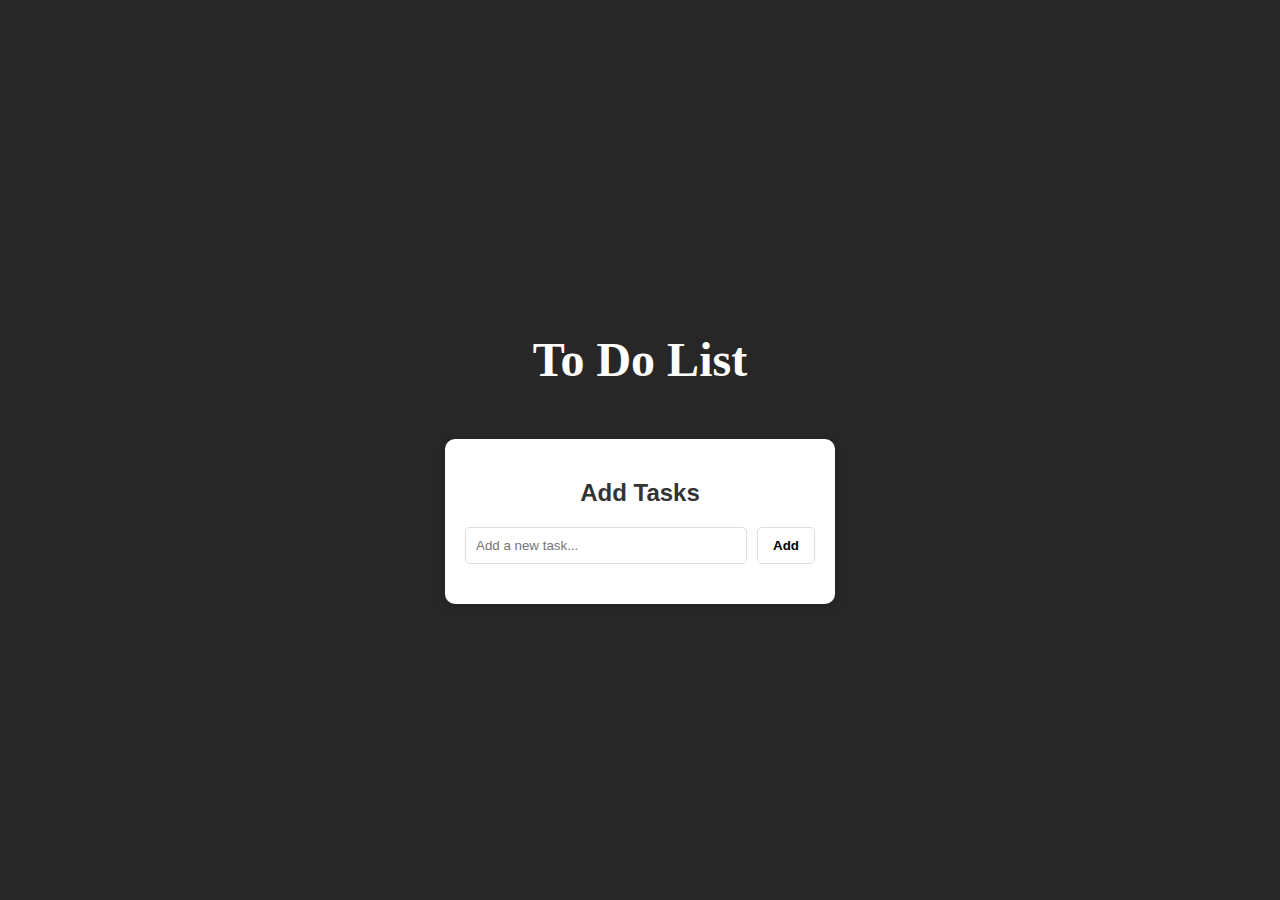
<file: Day 10/index.html>
<!DOCTYPE html>
<html lang="en">
<head>
    <meta charset="UTF-8">
    <meta name="viewport" content="width=device-width, initial-scale=1.0">
    <title>Simple To-Do List</title>
    <link rel="stylesheet" href="style.css" >
    <script src="script.js" defer></script>
</head>
<body>
    <div class="header" ><h1>To Do List</h1></div>
    <div class="container">
        <h2>Add Tasks</h2>
        
        <div class="input-group">
            <input type="text" placeholder="Add a new task...">
            <button >Add</button>
        </div>

    </div>
    <div class:"tasks">
        <ul class="todo-list">

        </ul>
    </div>
</body>
</html>
</file>
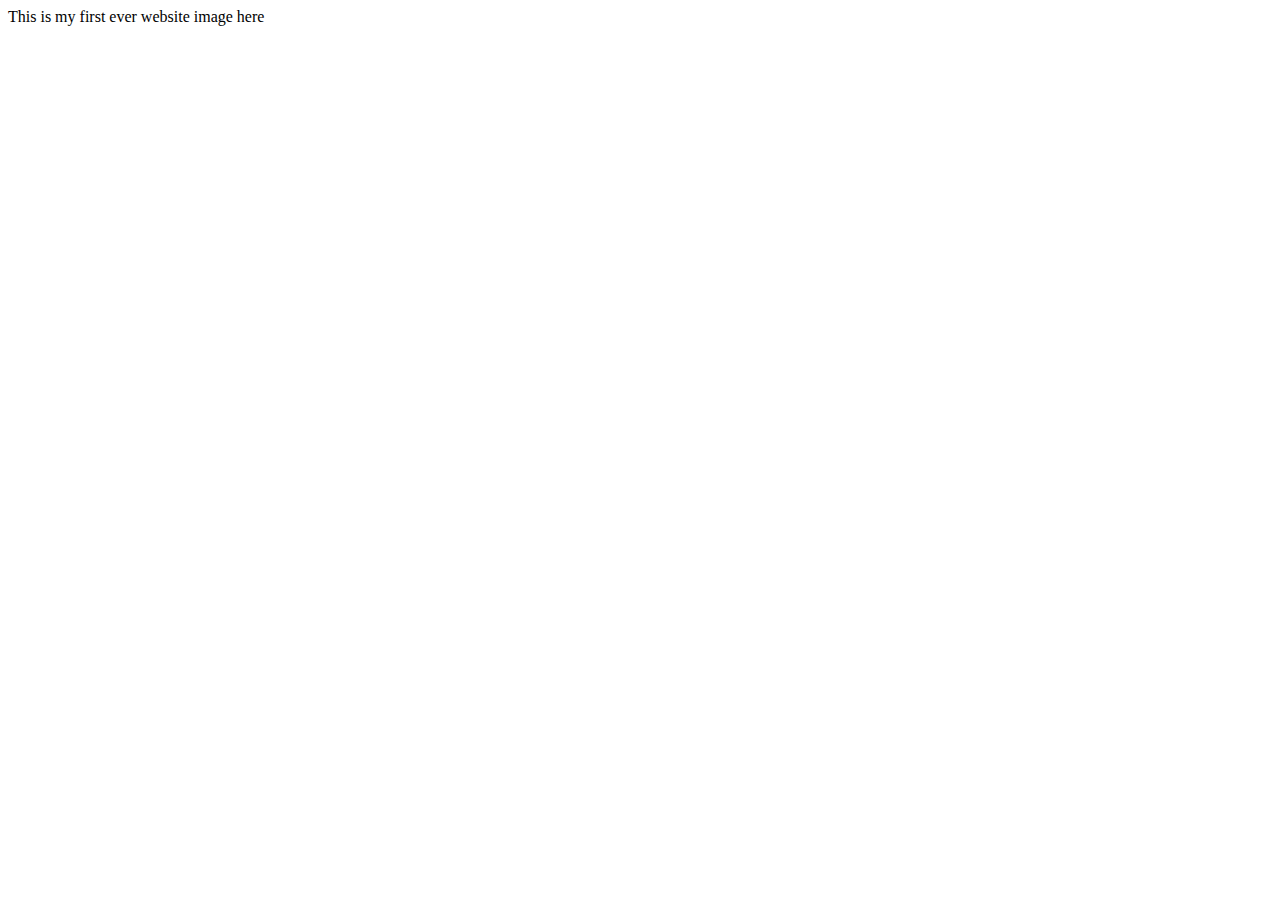
<file: Day 1/Chapter 1/index.html>
<!DOCTYPE html>
<html lang="en">
<head>
    <meta charset="UTF-8">
    <meta name="viewport" content="width=device-width, initial-scale=1.0">
    <title>Document</title>
</head>
<body>
    This is my first ever website
    image here 
    <!-- place image 2 here  -->
</body>
</html>
</file>
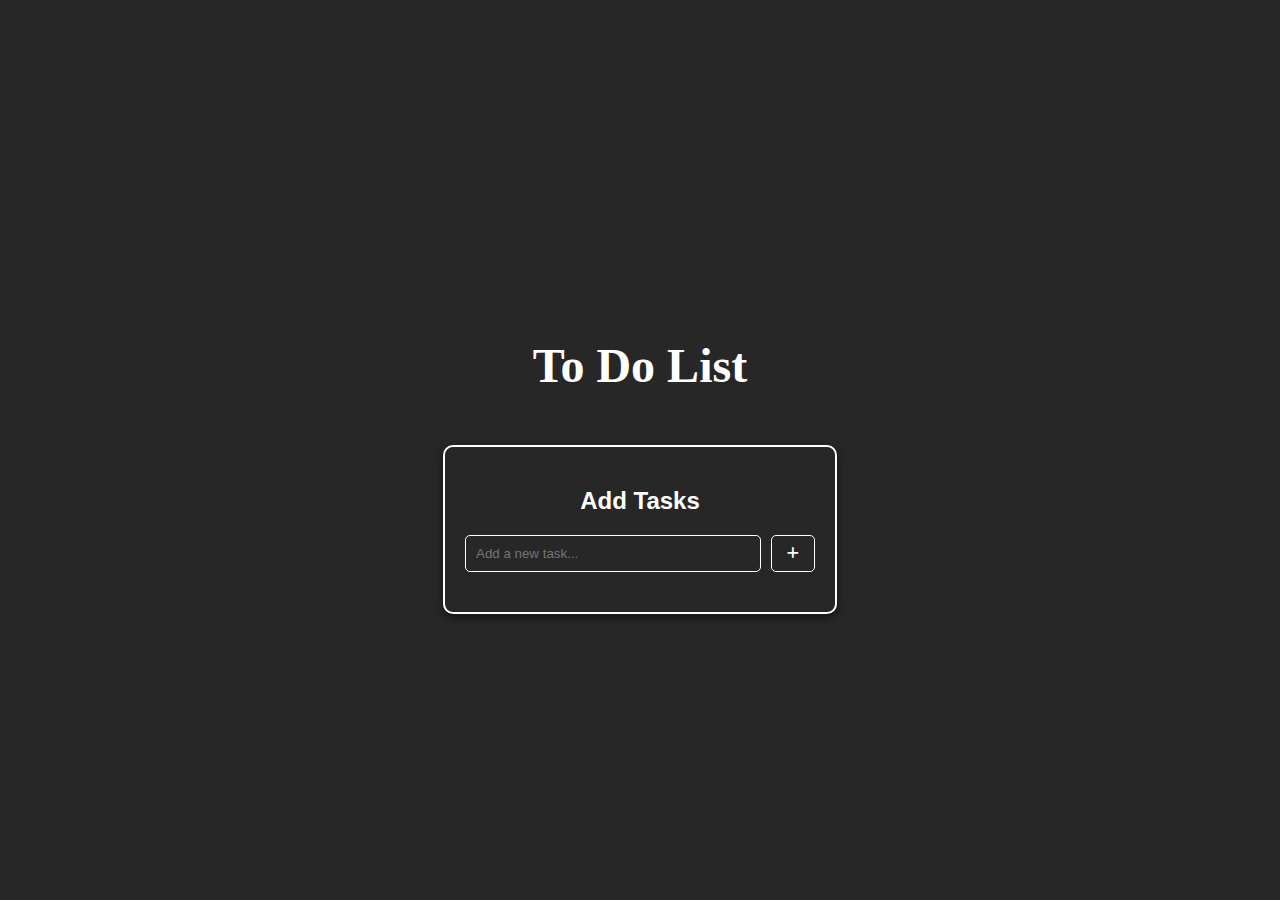
<file: Day 10/to-do-list/index.html>
<!DOCTYPE html>
<html lang="en">

<head>
    <meta charset="UTF-8">
    <meta name="viewport" content="width=device-width, initial-scale=1.0">
    <title>Simple To-Do List</title>
    <link rel="stylesheet" href="style.css">
    <link rel="stylesheet" href="https://cdnjs.cloudflare.com/ajax/libs/font-awesome/6.7.2/css/all.min.css">

    <script src="script.js" defer></script>
</head>

<body>
    <div class="header">
        <h1>To Do List</h1>
    </div>
    <div class="container">
        <h2>Add Tasks</h2>

        <div class="input-group">
            <input class="inputArea" type="text" placeholder="Add a new task...">
            <button class="buttonArea"><i class="fa-solid fa-plus"></i></button>
        </div>

    </div>
    <div class="list">

    </div>
</body>

</html>
</file>
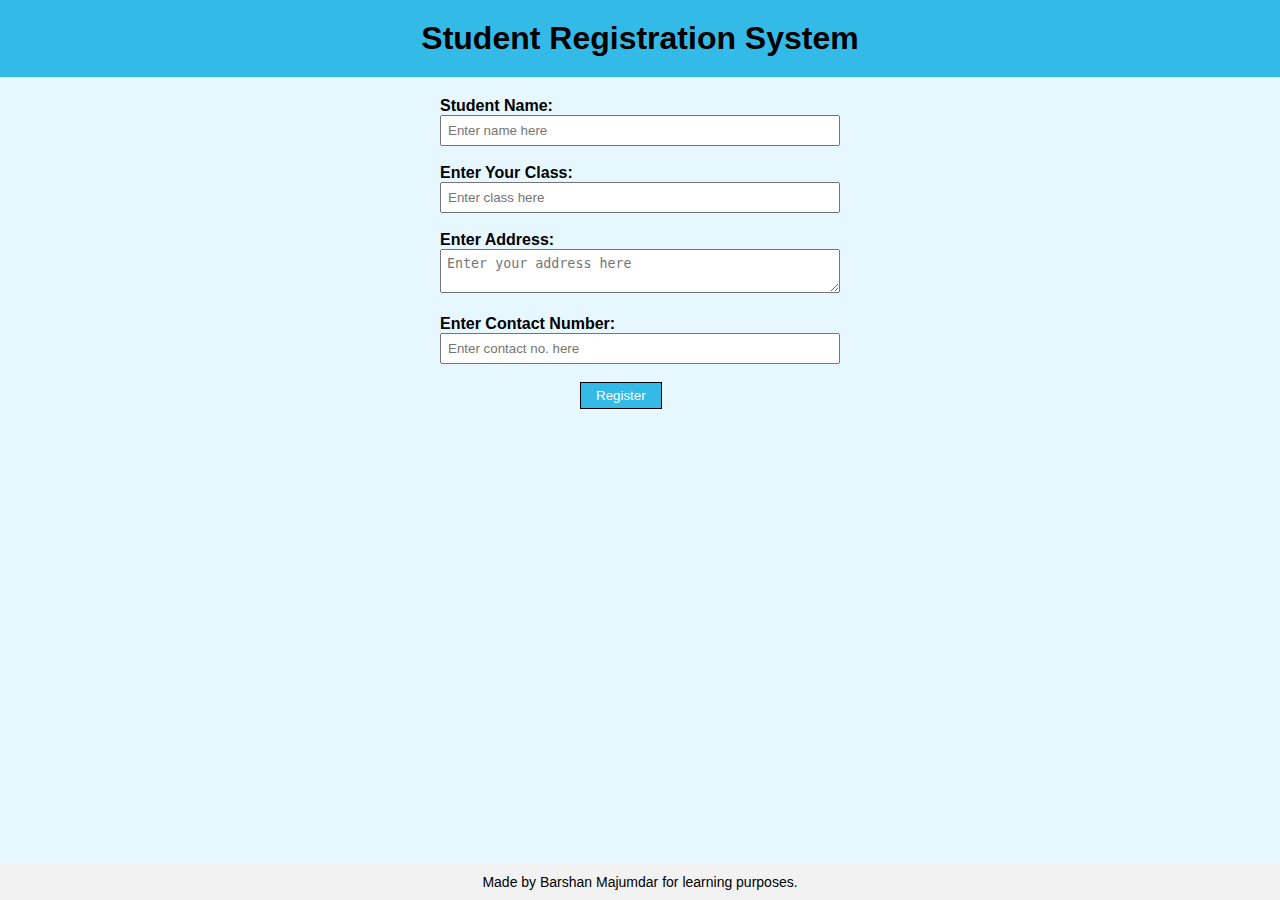
<file: Day 14/Student Registration System/index.html>
<!DOCTYPE html>
<html lang="en">
<head>
    <meta charset="UTF-8">
    <meta name="viewport" content="width=device-width, initial-scale=1.0">
    <title>Student registration system</title>
    <link rel="stylesheet" href="styles.css">
    <script src="script.js" defer></script>
</head>
<body>
    <header>
        <div class="heading">
            <h1>Student Registration System</h1>
        </div>
    </header>
    <main>
        <div>
            <form action="#">
                <div class="name">
                    <label for="name">Student Name:</label>
                    <input class="studentName" type="text" id="name" name="name" placeholder="Enter name here" required>
                </div>
                <br>
                <div class="studentCl">
                    <label for="class">Enter Your Class:</label>
                    <input class="studentClass" type="number" id="studentCl" name="studentClass" placeholder="Enter class here" required>
                </div>
                <br>
                <div class="address">
                    <label for="address">Enter Address:</label><br>
                    <textarea class="addressArea" name="address" id="address" placeholder="Enter your address here"></textarea>
                </div>
                <br>
                <div class="contact">
                    <label for="contact">Enter Contact Number:</label>
                    <input class="contactNo" type="tel" id="contact" name="contact" placeholder="Enter contact no. here" required>
                </div>
                <br>
                <div class="button">
                    <button type="submit">Register</button>
                </div>

            </form>
        </div>
    </main>
    <footer>
        Made by Barshan Majumdar for learning purposes.
    </footer>
</body>
</html>
</file>
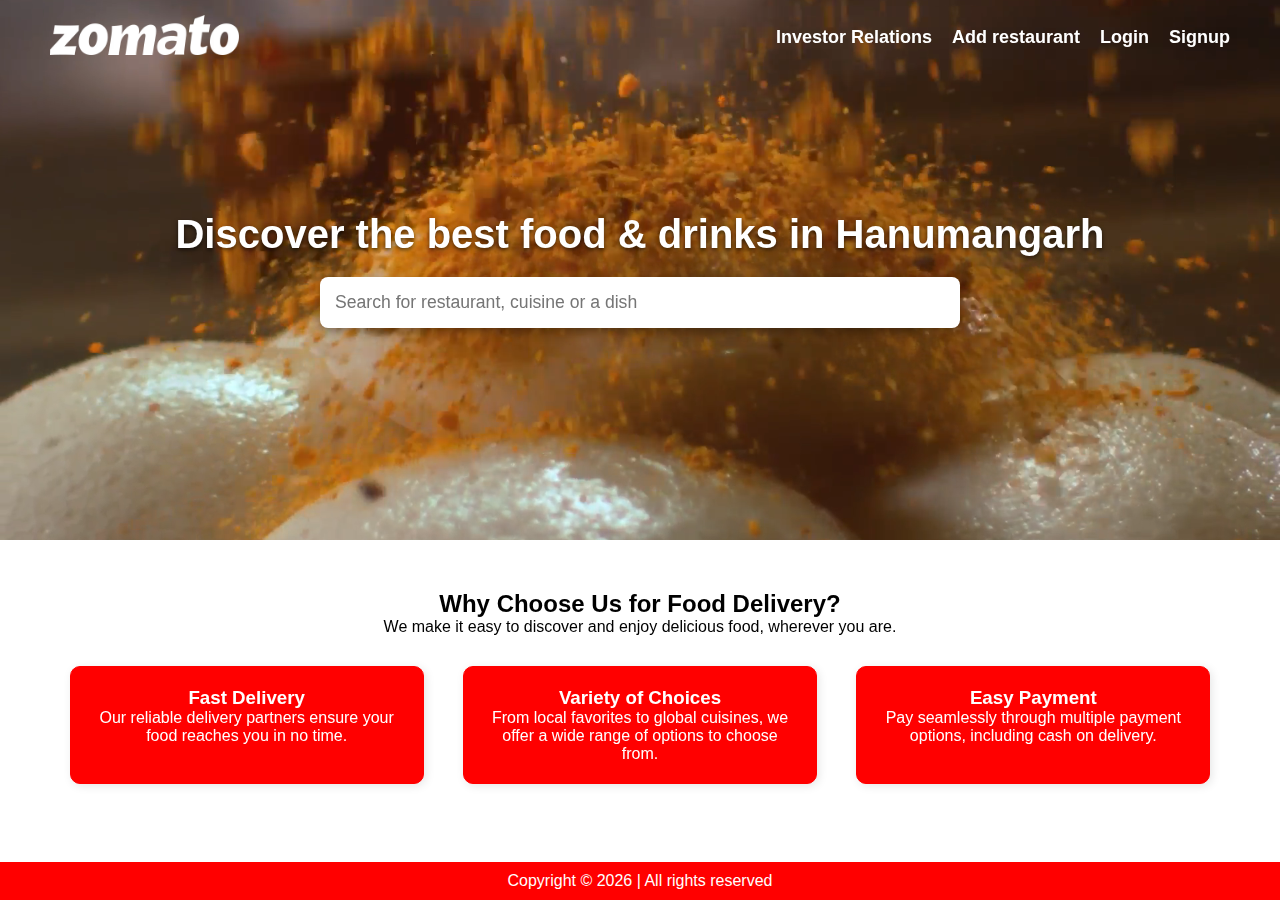
<file: Day 3/Project 1/index.html>
<!DOCTYPE html>
<html lang="en">

<head>
    <meta charset="UTF-8">
    <meta name="viewport" content="width=device-width, initial-scale=1.0">
    <title>Zomato - Order food online</title>
    <link rel="stylesheet" href="css/style.css">
    <link rel="icon" type="image/x-icon" href="img/Zomato.png">
</head>

<body>
    <header>
        <div class="logo">
            <img src="img/logo.png" alt="">
        </div>
        <ul>
            <li><a href="">Investor Relations</a></li>
            <li><a href="">Add restaurant</a></li>
            <li><a href="">Login</a></li>
            <li><a href="">Signup</a></li>
        </ul>
    </header>
    <main>
        <section>
            <!-- use img/bg.png as background -->
                <video class="hero-video" autoplay muted loop playsinline>
                    <source src="img/Zomato.mp4" type="video/mp4">
                </video>
            <p>Discover the best food & drinks in Hanumangarh</p>
            <input placeholder="Search for restaurant, cuisine or a dish">
                <!-- <div class="hero-content">
                    <img src="img/logo.png" alt="">
                    <p>Discover the best food & drinks in Hanumangarh</p>
                    <div class="search-wrap">
                        <input class="search-input" placeholder="Search for restaurant, cuisine or a dish">
                    </div>
                </div> -->
        </section>
        <section>
            <h2>Why Choose Us for Food Delivery?</h2>
            <p>We make it easy to discover and enjoy delicious food, wherever you are.</p>
            <div class="main-features">
                <div class="feature">
                    <h3>Fast Delivery</h3>
                    <p>Our reliable delivery partners ensure your food reaches you in no time.</p>
                </div>
                <div class="feature">
                    <h3>Variety of Choices</h3>
                    <p>From local favorites to global cuisines, we offer a wide range of options to choose from.</p>
                </div>
                <div class="feature">
                    <h3>Easy Payment</h3>
                    <p>Pay seamlessly through multiple payment options, including cash on delivery.</p>
                </div>
            </div>
        </section>

    </main>

    <footer>
        Copyright &copy; 2026 | All rights reserved
    </footer>
</body>

</html>
</file>
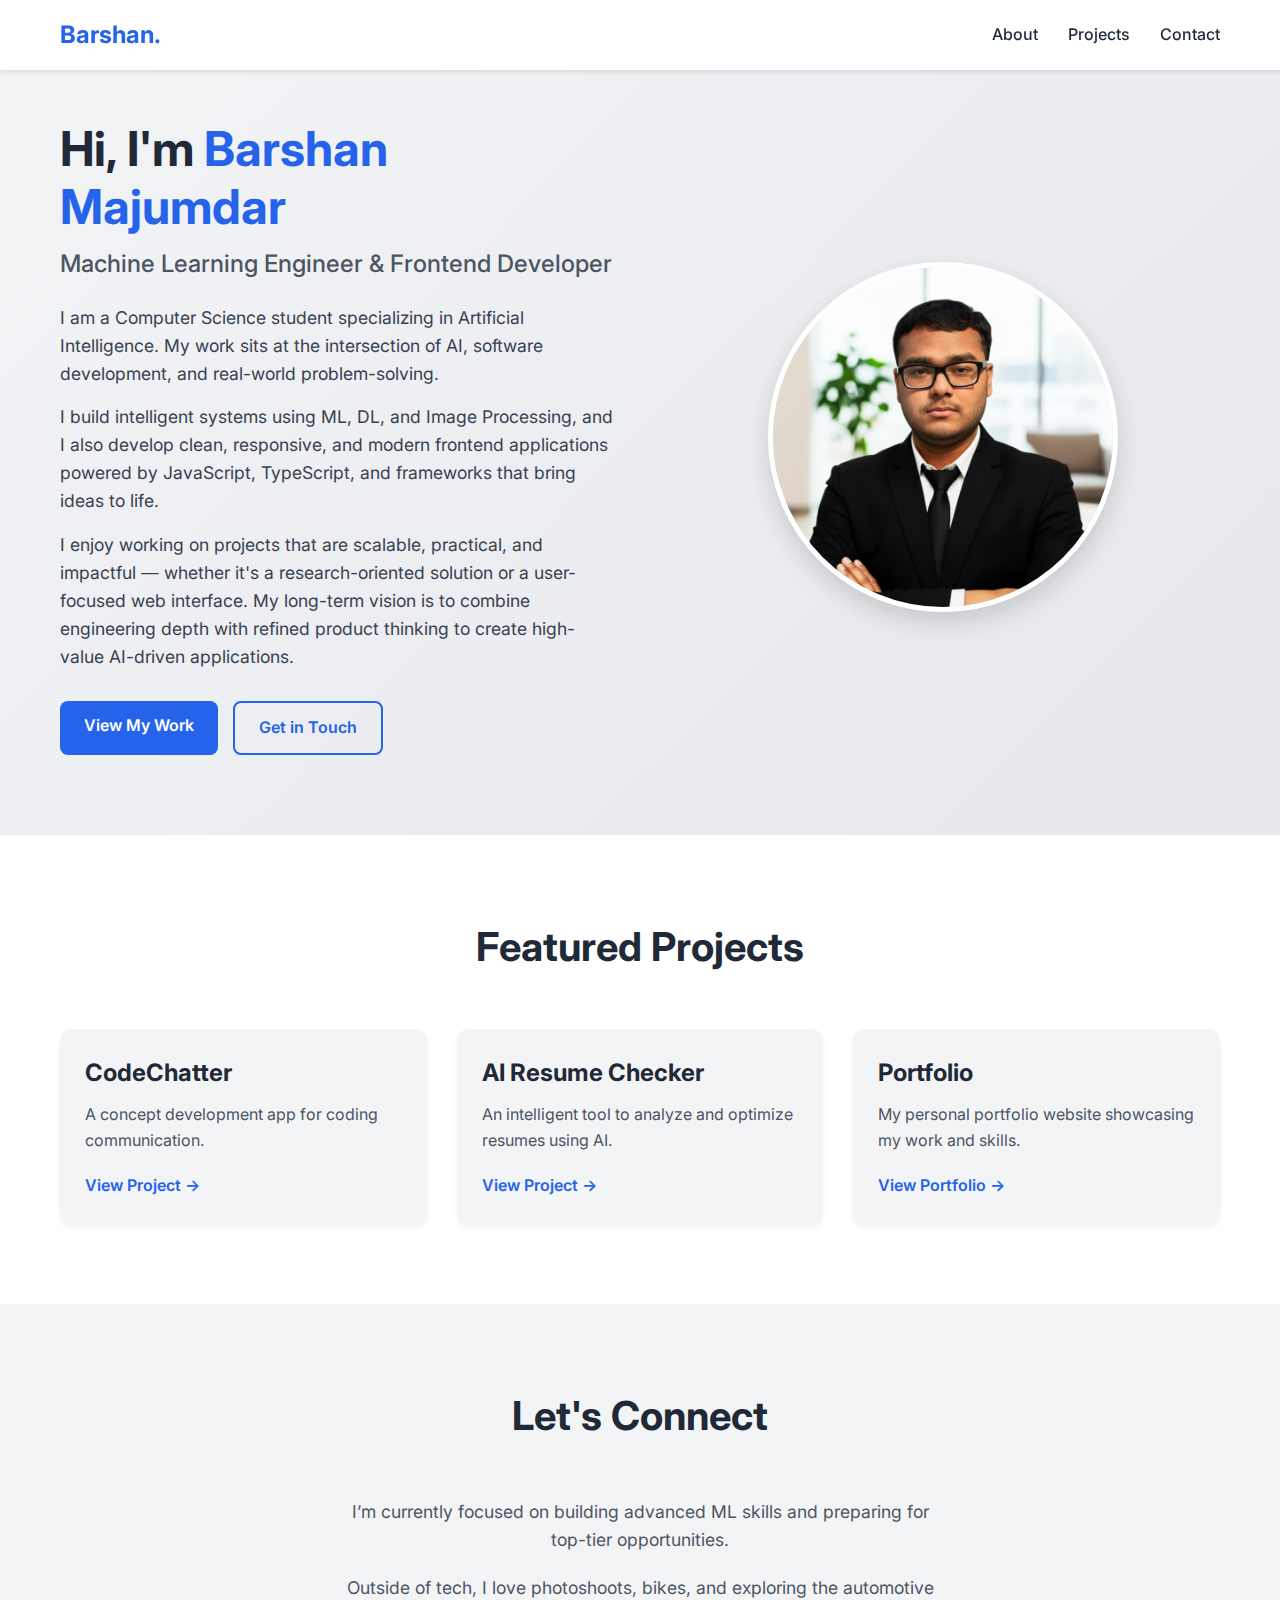
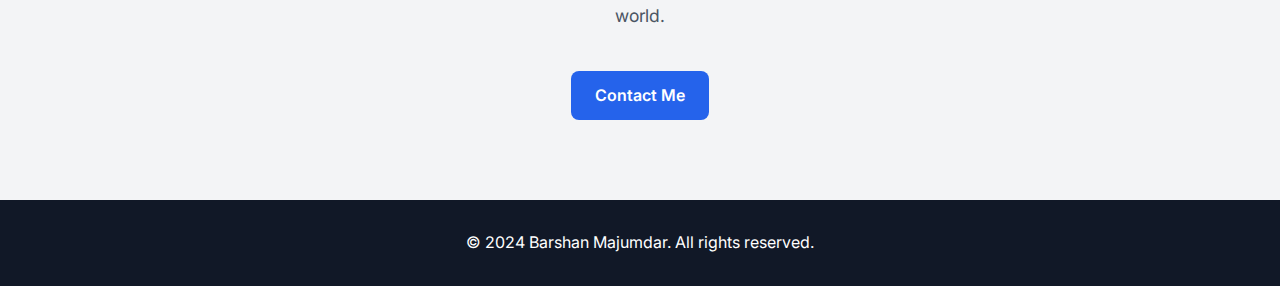
<file: Day 3/Project 2/index.html>
<!DOCTYPE html>
<html lang="en">

<head>
    <meta charset="UTF-8">
    <meta name="viewport" content="width=device-width, initial-scale=1.0">
    <title>Barshan Majumdar | ML Engineer & Frontend Developer</title>
    <link rel="preconnect" href="https://fonts.googleapis.com">
    <link rel="preconnect" href="https://fonts.gstatic.com" crossorigin>
    <link href="https://fonts.googleapis.com/css2?family=Inter:wght@300;400;600;700&display=swap" rel="stylesheet">
    <link href="stylesheets/mystyle.css" rel="stylesheet">
</head>

<body>
    <header class="navbar">
        <div class="container">
            <a href="#" class="logo">Barshan.</a>
            <nav>
                <ul class="nav-links">
                    <li><a href="#about">About</a></li>
                    <li><a href="#projects">Projects</a></li>
                    <li><a href="#contact">Contact</a></li>
                </ul>
            </nav>
        </div>
    </header>

    <main>
        <section id="about" class="hero-section">
            <div class="container hero-content">
                <div class="hero-text">
                    <h1>Hi, I'm <span class="highlight">Barshan Majumdar</span></h1>
                    <h2>Machine Learning Engineer & Frontend Developer</h2>
                    <p class="bio">
                        I am a Computer Science student specializing in Artificial Intelligence. My work sits at the
                        intersection of AI, software development, and real-world problem-solving.
                    </p>
                    <p class="bio">
                        I build intelligent systems using ML, DL, and Image Processing, and I also develop clean,
                        responsive, and modern frontend applications powered by JavaScript, TypeScript, and frameworks
                        that bring ideas to life.
                    </p>
                    <p class="bio">
                        I enjoy working on projects that are scalable, practical, and impactful — whether it's a
                        research-oriented solution or a user-focused web interface. My long-term vision is to combine
                        engineering depth with refined product thinking to create high-value AI-driven applications.
                    </p>
                    <div class="cta-buttons">
                        <a href="#projects" class="btn primary">View My Work</a>
                        <a href="#contact" class="btn secondary">Get in Touch</a>
                    </div>
                </div>
                <div class="hero-image">
                    <img src="images/My_professional_photu.png" alt="Barshan Majumdar">
                </div>
            </div>
        </section>

        <section id="projects" class="projects-section">
            <div class="container">
                <h2 class="section-title">Featured Projects</h2>
                <div class="projects-grid">
                    <article class="project-card">
                        <div class="card-content">
                            <h3>CodeChatter</h3>
                            <p>A concept development app for coding communication.</p>
                            <a href="https://project-codechatter.lovable.app/" class="project-link" target="_blank">View
                                Project &rarr;</a>
                        </div>
                    </article>

                    <article class="project-card">
                        <div class="card-content">
                            <h3>AI Resume Checker</h3>
                            <p>An intelligent tool to analyze and optimize resumes using AI.</p>
                            <a href="https://resumechecker-barshan.netlify.app/" class="project-link"
                                target="_blank">View Project &rarr;</a>
                        </div>
                    </article>

                    <article class="project-card">
                        <div class="card-content">
                            <h3>Portfolio</h3>
                            <p>My personal portfolio website showcasing my work and skills.</p>
                            <a href="https://portfolio-theta-seven-dn3h5sn6bq.vercel.app/" class="project-link"
                                target="_blank">View Portfolio &rarr;</a>
                        </div>
                    </article>
                </div>
            </div>
        </section>

        <section id="contact" class="contact-section">
            <div class="container">
                <h2 class="section-title">Let's Connect</h2>
                <p>I’m currently focused on building advanced ML skills and preparing for top-tier opportunities.</p>
                <p>Outside of tech, I love photoshoots, bikes, and exploring the automotive world.</p>
                <a href="https://portfolio-theta-seven-dn3h5sn6bq.vercel.app/" class="btn primary"
                    target="_blank">Contact Me</a>
            </div>
        </section>
    </main>

    <footer>
        <div class="container">
            <p>&copy; 2024 Barshan Majumdar. All rights reserved.</p>
        </div>
    </footer>
</body>

</html>
</file>
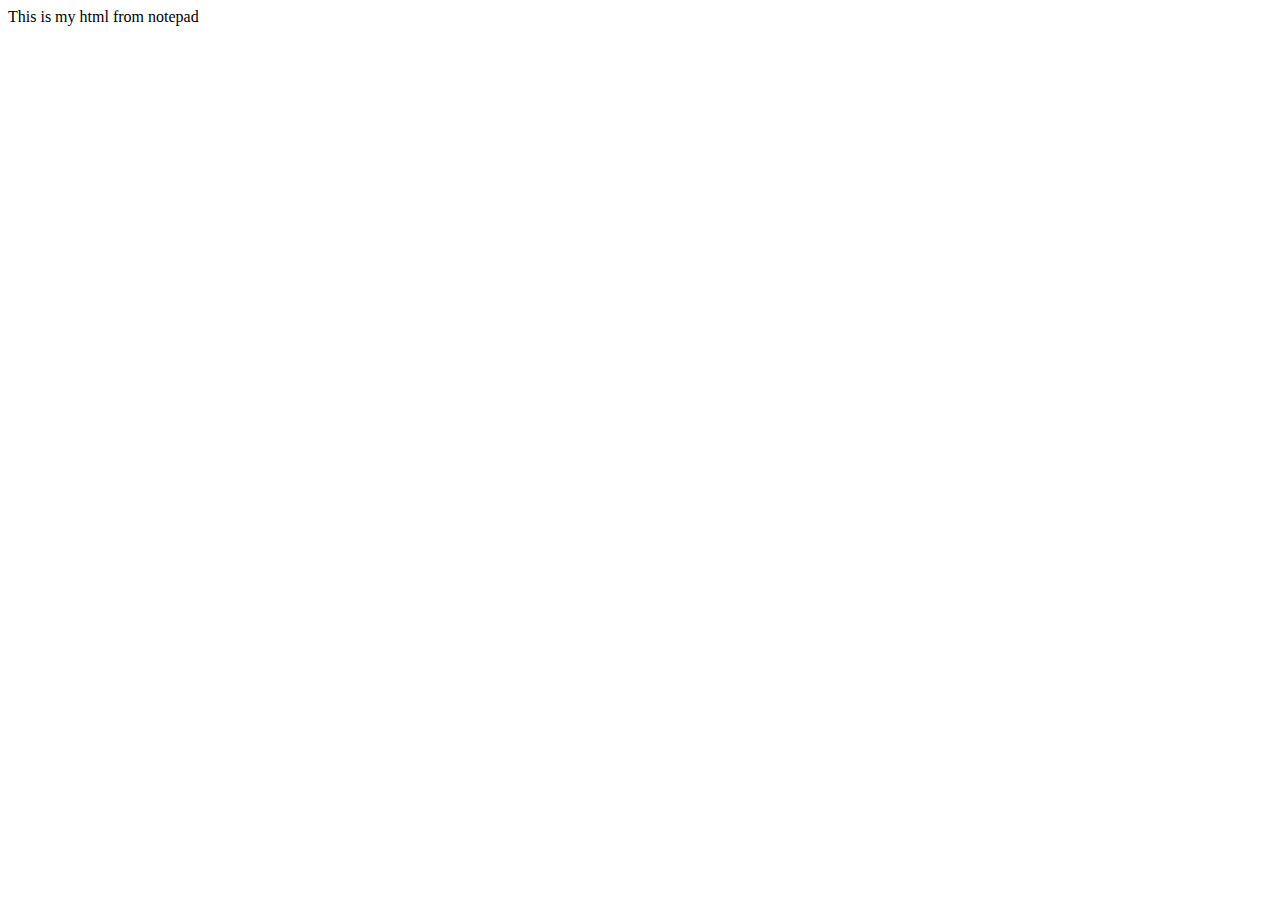
<file: Day 1/Chapter 1 - PS/myhtml.html>
<!DOCTYPE html>
<html lang="en">
<head>
    <meta charset="UTF-8">
    <meta name="viewport" content="width=device-width, initial-scale=1.0">
    <title>Document</title>
</head>
<body>
    This is my html from notepad
</body>
</html>
</file>
<file: Day 10/style.css>
/* General Reset */
body {
    font-family: 'Arial', sans-serif;
    background-color: #282727;
    display: flex;
    justify-content: center; /* Centers horizontally */
    align-items: center;     /* Centers vertically */
    height: 100vh;           /* Full screen height */
    margin: 0;
    flex-direction: column;
}

/* The Main Card */
.container {
    background: white;
    width: 350px;
    padding: 20px;
    border-radius: 10px;
    box-shadow: 0 4px 10px rgba(0, 0, 0, 0.1);
}
.tasks {
    background: white;
    width: 350px;
    padding: 20px;
    border-radius: 10px;
    box-shadow: 0 4px 10px rgba(0, 0, 0, 0.1);
}
.header {
    color:white;
    width: 350px;
    padding: 20px;
    border-radius: 0px;
    text-align: center;
    font: bold 24px 'Times New Roman';

}

h2 {
    text-align: center;
    color: #333;
}

/* Input and Button Area */
.input-group {
    display: flex;
    gap: 10px;
    margin-bottom: 20px;
}

input {
    flex-grow: 1; 
    padding: 10px;
    border: 1px solid #ddd;
    border-radius: 5px;
    outline: none;
}

button  {
    padding: 10px 15px;
    background-color: white; 
    color: #ddd solid;
    border: 1px #ddd  solid;
    border-radius: 5px;
    cursor: pointer;
    font-weight: bold;
    
}

button:hover {
    background-color: #28a745;
    color: white;
}

/* The List Items */
ul {
    list-style: none;
    padding: 0;
}

li {
    background: #fff;
    border-bottom: 1px solid #eee;
    padding: 10px;
    display: flex;
    justify-content: space-between;
    cursor: pointer;
}

li:hover {
    background-color: #fafafa;
}

/* Style for completed tasks */
li.checked {
    text-decoration: line-through;
    color: #888;
}
</file>
<file: Day 10/to-do-list/style.css>
/* General Reset */
body {
    font-family: 'Arial', sans-serif;
    background-color: #282727; /* Dark Background */
    display: flex;
    justify-content: center;
    align-items: center;
    height: 100vh;
    margin: 0;
    flex-direction: column;
}

/* The Main Card */
.container {
    background: #282727;       /* CHANGED: Matches body background */
    width: 350px;
    padding: 20px;
    border-radius: 10px;
    border: 2px solid white;   /* CHANGED: White border added */
    box-shadow: 0 4px 10px rgba(0, 0, 0, 0.5);
    color: white;              /* CHANGED: Text color white for visibility */
}

.tasks {
display: flex;
align-items: center;
justify-content: space-between;
background: #282727;
width: 350px;
padding: 20px;
border-radius: 10px;
border: 2px solid white;
box-shadow: 0 4px 10px rgba(0, 0, 0, 0.5);
color: white;
margin-top: 20px;
}
.delete-btn {
background: transparent;
border: none;
color: white;
cursor: pointer;
font-size: 1rem;
transition: 0.5s;
}
.header {
    color: white;
    width: 350px;
    padding: 20px;
    text-align: center;
    font: bold 24px 'Times New Roman';
}

h2 {
    text-align: center;
    color: white;              /* CHANGED: White text to see on dark bg */
}

/* Input and Button Area */
.input-group {
    color: #ddd;
    display: flex;
    gap: 10px;
    margin-bottom: 20px;
}

input {
    flex-grow: 1;
    padding: 10px;
    background-color: #282727; /* CHANGED: Dark background */
    border: 1px solid white;   /* CHANGED: White border */
    color: white;              /* CHANGED: White text when typing */
    border-radius: 5px;
    outline: none;
}

button {
    padding: 10px 15px;
    background-color: #282727; /* CHANGED: Transparent/Dark background */
    color: white;              /* CHANGED: White text */
    border: 1px solid white;   /* CHANGED: White border */
    border-radius: 5px;
    cursor: pointer;
    font-weight: bold;
    transition: 0.5s;
}

button:hover {
    background-color: white;   /* Invert on hover */
    color: #282727;
}

/* The List Items */
ul {
    list-style: none;
    padding: 0;
}

li {
    background: #282727;       /* CHANGED: Dark background */
    color: white;              /* CHANGED: White text */
    border-bottom: 1px solid white; /* CHANGED: White separator */
    padding: 10px;
    display: flex;
    justify-content: space-between;
    cursor: pointer;
}

li:hover {
    background-color: #333;    /* Slightly lighter dark on hover */
}

/* Style for completed tasks */
li.checked {
    text-decoration: line-through;
    color: #888;
}
</file>
<file: Day 14/Student Registration System/styles.css>
/* Reset default browser spacing */
* {
    margin: 0;
    padding: 0;
    box-sizing: border-box;
}

/* Full height layout */
html, body {
    height: 100%;
}

/* Flex layout */
body {
    display: flex;
    flex-direction: column;
    font-family: Arial, Helvetica, sans-serif;
    background-color: #e6f7ff;
}

/* Header */
header {
    background-color: rgb(52, 186, 231);
    padding: 20px;
    text-align: center;
}

/* Main must expand */
main {
    flex: 1;
    padding: 20px;
}

/* Form */
form {
    max-width: 400px;
    margin: auto;
}

label {
    font-weight: bold;
}

input, textarea {
    width: 100%;
    padding: 6px;
}

/* Footer pinned to bottom */
footer {
    background-color: #f2f2f2;
    padding: 10px;
    text-align: center;
    font-size: 14px;
}

button {
    background-color: rgb(52, 186, 231);
    color: white;
    border: black solid 1px;
    padding: 5px 15px;
    margin-left: 140px ;
    margin-right: 100px;
    cursor: pointer;
}

button:hover {
    background-color: rgb(21, 150, 189);
}

/* Table container */
#studentTable {
    display: none;
    width: 100%;
    max-width: 900px;
    margin: 20px auto;
    border-collapse: collapse;
    font-family: Arial, Helvetica, sans-serif;
}

/* Table header */
#studentTable thead {
    background-color: #2c3e50;
    color: #ffffff;
}

#studentTable th {
    padding: 12px;
    text-align: left;
    font-size: 14px;
    text-transform: uppercase;
    letter-spacing: 0.5px;
}

/* Table body */
#studentTable tbody tr {
    background-color: #f9f9f9;
    transition: background-color 0.2s ease;
}

#studentTable tbody tr:nth-child(even) {
    background-color: #f1f1f1;
}

#studentTable tbody tr:hover {
    background-color: #e6f2ff;
}

/* Table cells */
#studentTable td {
    padding: 10px 12px;
    font-size: 14px;
    color: #333;
    border-bottom: 1px solid #ddd;
}

/* Responsive touch */
@media (max-width: 600px) {
    #studentTable {
        font-size: 12px;
    }

    #studentTable th,
    #studentTable td {
        padding: 8px;
    }
}
</file>
<file: Day 3/Project 1/css/style.css>
/* 1. GLOBAL RESETS */
* {
    margin: 0;
    padding: 0;
    box-sizing: border-box;
    font-family: Arial, sans-serif;
}

/* 2. HEADER (Navigation) */
header {
    display: flex;
    justify-content: space-between;
    align-items: center;
    padding: 15px 50px;
    background-color: transparent; /* Makes it sit nicely over content or black */
    position: absolute; /* Overlays header on top of the hero section */
    width: 100%;
    z-index: 10;
}

header ul {
    list-style: none;
    display: flex;
    gap: 20px;
}

header ul li a {
    text-decoration: none;
    color: white; /* White text looks best over video */
    font-weight: bold;
    font-size: 18px;
}

.logo img {
    height: 40px; /* Adjust based on your actual logo size */
}

/* 3. HERO SECTION (Video + Input) */
main section:first-child {
    position: relative; /* This acts as the anchor */
    height: 60vh;       /* Sets the height (60% of screen height) */
    width: 100%;
    overflow: hidden;   /* Chops off any video overflow */
    
    /* This centers the Text and Input inside the section */
    display: flex;
    flex-direction: column;
    justify-content: center;
    align-items: center;
    text-align: center;
}

/* The Repeating Background Video */
.hero-video {
    position: absolute;
    top: 0;
    left: 0;
    width: 100%;
    height: 100%;
    object-fit: cover; /* ESSENTIAL: Ensures video covers the box without stretching */
    z-index: -1;       /* Pushes video BEHIND the text/input */
}

/* The Text over the video */
main section:first-child p {
    color: white;
    font-size: 2.5rem;
    font-weight: bold;
    margin-bottom: 20px;
    z-index: 1; /* Ensures text is on top */
    text-shadow: 0px 2px 4px rgba(0,0,0,0.6); /* Makes text readable on video */
}

/* The Input Bar over the video */
main section:first-child input {
    width: 50%;
    padding: 15px;
    border-radius: 8px;
    border: none;
    font-size: 1.1rem;
    z-index: 1; /* Ensures input is on top */
    outline: none;
    box-shadow: 0px 4px 10px rgba(0,0,0,0.3);
}

/* 4. FEATURES SECTION (Bottom part) */
section:nth-child(2) {
    padding: 50px;
    text-align: center;
}

.main-features {
    display: flex;
    justify-content: space-around;
    margin-top: 30px;
}

.feature {
    color: white;
    width: 30%;
    padding: 20px;
    border: 1px solid red;
    background-color: red;
    border-radius: 10px;
    box-shadow: 2px 2px 10px rgba(0,0,0,0.1);
}

footer {
    background-color: red;
    color: white;
    text-align: center;
    width: 100%;
    padding: 10px 0;
    margin-top: auto;
    position: relative;
}

body {
    display: flex;
    flex-direction: column;
    min-height: 100vh;
}
</file>
<file: Day 3/Project 2/stylesheets/mystyle.css>
/* Reset and Variables */
:root {
    --primary-color: #2563eb;
    --secondary-color: #1e40af;
    --accent-color: #3b82f6;
    --text-color: #1f2937;
    --bg-color: #f3f4f6;
    --card-bg: #ffffff;
    --font-main: 'Inter', sans-serif;
    --transition: all 0.3s ease;
}

* {
    margin: 0;
    padding: 0;
    box-sizing: border-box;
}

body {
    font-family: var(--font-main);
    background-color: var(--bg-color);
    color: var(--text-color);
    line-height: 1.6;
}

a {
    text-decoration: none;
    color: inherit;
}

ul {
    list-style: none;
}

img {
    height: auto;
    max-width: 100%;
    display: block;
}

/* Container */
.container {
    max-width: 1200px;
    margin: 0 auto;
    padding: 0 20px;
}

/* Navbar */
.navbar {
    background-color: var(--card-bg);
    box-shadow: 0 2px 4px rgba(0,0,0,0.1);
    position: fixed;
    width: 100%;
    top: 0;
    z-index: 1000;
}

.navbar .container {
    display: flex;
    justify-content: space-between;
    align-items: center;
    height: 70px;
}

.logo {
    font-size: 1.5rem;
    font-weight: 700;
    color: var(--primary-color);
}

.nav-links {
    display: flex;
    gap: 30px;
}

.nav-links a {
    font-weight: 500;
    color: var(--text-color);
    transition: var(--transition);
}

.nav-links a:hover {
    color: var(--primary-color);
}

/* Hero Section */
.hero-section {
    padding: 120px 0 80px;
    background: linear-gradient(135deg, #f3f4f6 0%, #e5e7eb 100%);
}

.hero-content {
    display: flex;
    align-items: center;
    justify-content: space-between;
    gap: 50px;
}

.hero-text {
    flex: 1;
}

.hero-text h1 {
    font-size: 3rem;
    margin-bottom: 10px;
    line-height: 1.2;
}

.highlight {
    color: var(--primary-color);
}

.hero-text h2 {
    font-size: 1.5rem;
    color: #4b5563;
    margin-bottom: 20px;
    font-weight: 500;
}

.bio {
    margin-bottom: 15px;
    font-size: 1.1rem;
    color: #374151;
}

.cta-buttons {
    margin-top: 30px;
    display: flex;
    gap: 15px;
}

.btn {
    padding: 12px 24px;
    border-radius: 8px;
    font-weight: 600;
    transition: var(--transition);
    display: inline-block;
}

.btn.primary {
    background-color: var(--primary-color);
    color: white;
}

.btn.primary:hover {
    background-color: var(--secondary-color);
    transform: translateY(-2px);
}

.btn.secondary {
    background-color: transparent;
    border: 2px solid var(--primary-color);
    color: var(--primary-color);
}

.btn.secondary:hover {
    background-color: var(--primary-color);
    color: white;
    transform: translateY(-2px);
}

.hero-image {
    flex: 1;
    display: flex;
    justify-content: center;
}

.hero-image img {
    width: 350px;
    height: 350px;
    object-fit: cover;
    border-radius: 50%;
    border: 5px solid white;
    box-shadow: 0 10px 25px rgba(0,0,0,0.15);
}

/* Projects Section */
.projects-section {
    padding: 80px 0;
    background-color: white;
}

.section-title {
    text-align: center;
    font-size: 2.5rem;
    margin-bottom: 50px;
    color: var(--text-color);
}

.projects-grid {
    display: grid;
    grid-template-columns: repeat(auto-fit, minmax(300px, 1fr));
    gap: 30px;
}

.project-card {
    background-color: var(--bg-color);
    border-radius: 12px;
    overflow: hidden;
    transition: var(--transition);
    box-shadow: 0 4px 6px rgba(0,0,0,0.05);
    display: flex;
    flex-direction: column;
    height: 100%;
}

.project-card:hover {
    transform: translateY(-5px);
    box-shadow: 0 10px 20px rgba(0,0,0,0.1);
}

.card-content {
    padding: 25px;
    flex-grow: 1;
    display: flex;
    flex-direction: column;
}

.card-content h3 {
    font-size: 1.5rem;
    margin-bottom: 10px;
    color: var(--text-color);
}

.card-content p {
    color: #4b5563;
    margin-bottom: 20px;
    flex-grow: 1;
}

.project-link {
    color: var(--primary-color);
    font-weight: 600;
    margin-top: auto;
}

.project-link:hover {
    text-decoration: underline;
}

/* Contact Section */
.contact-section {
    padding: 80px 0;
    text-align: center;
    background-color: var(--bg-color);
}

.contact-section p {
    max-width: 600px;
    margin: 0 auto 20px;
    font-size: 1.1rem;
    color: #4b5563;
}

.contact-section .btn {
    margin-top: 20px;
}

/* Footer */
footer {
    background-color: #111827;
    color: white;
    padding: 30px 0;
    text-align: center;
}

/* Responsive Design */
@media (max-width: 768px) {
    .hero-content {
        flex-direction: column-reverse;
        text-align: center;
    }

    .hero-text h1 {
        font-size: 2.5rem;
    }

    .cta-buttons {
        justify-content: center;
    }

    .hero-image img {
        width: 250px;
        height: 250px;
    }
    
    .nav-links {
        display: none; /* Simple hide for mobile for now, could add hamburger later */
    }
}
</file>
